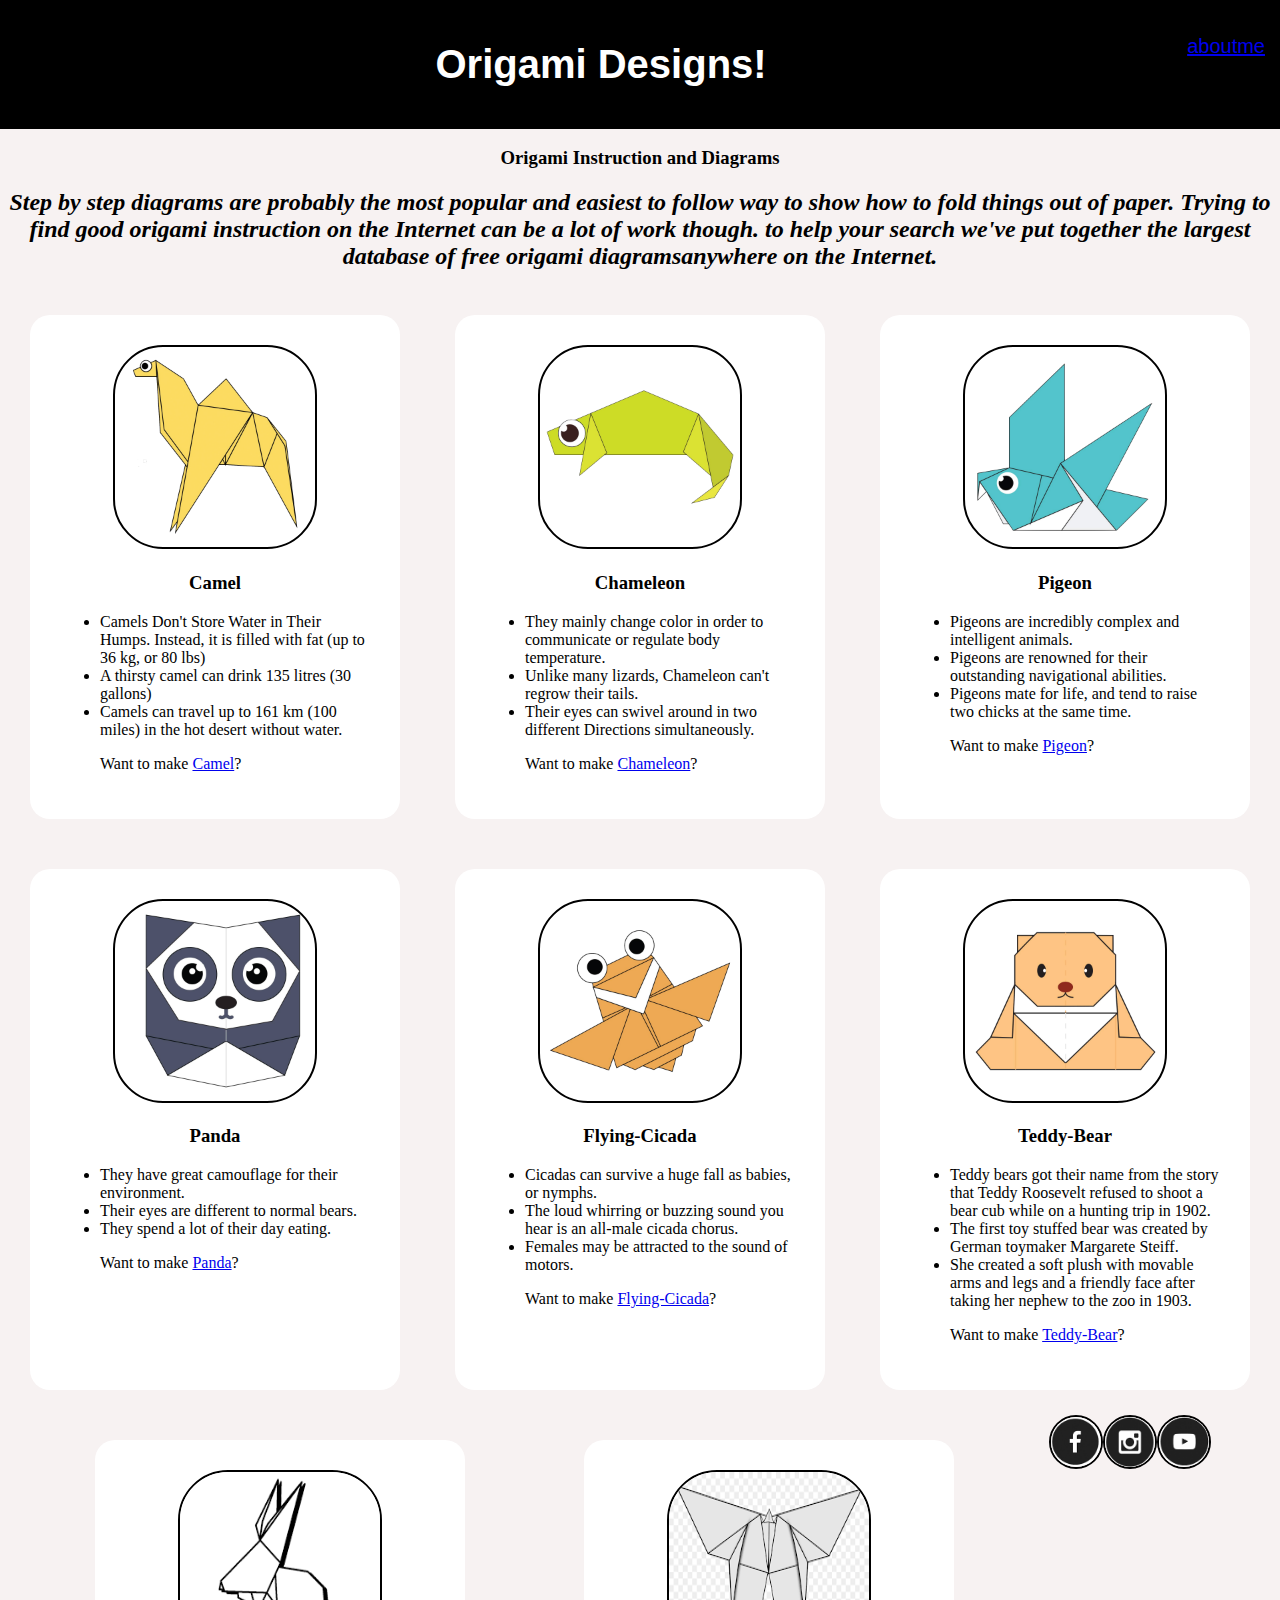
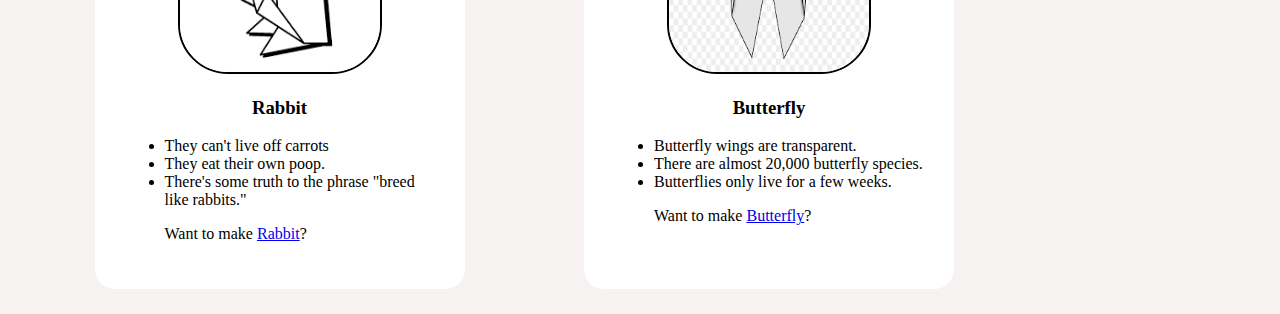
<file: index.html>
<!DOCTYPE html>
<html>
<head> 
    <center><title> Origami Designs </title></center>
    <link rel="stylesheet" type="text/css" href="style.css"/>
</head>
<body>
    <div class="header">
        <div class="menu">
            <div><a href="#"> </a></div>
    <h1> Origami Designs!</h1>
    <p> <a href="aboutme.html">aboutme</a></p>
    </div>
    </div>

    <div class="bodying">
        <center>
        <p><h3>
            Origami Instruction and Diagrams
        </p></h3>
        <h2><i>
        Step by step diagrams are probably the most popular and easiest to follow way to show how to fold things out of paper. Trying to find good origami instruction on the Internet can be a lot of work though. to help your search we've put together the largest database of free origami diagramsanywhere on the Internet.
        </i></h3>
        </center>
    </div>
    <div class="grid">
        <div class="origami">
            <center>
                <img src="camel.png" width="200px" height="200px"/>
                <h3> Camel </h3>
            </center>
    <p>
    <ul>
    <li> Camels Don't Store Water in Their Humps. Instead, it is filled with fat (up to 36 kg, or 80 lbs) </li>
    <li> A thirsty camel can drink 135 litres (30 gallons) </li>
    <li> Camels can travel up to 161 km (100 miles) in the hot desert without water.</li>
    <p> Want to make <a href="http://origami.me/camel/">Camel</a>?</p>
    </ul>
    </p>
    </div>

    <div class="origami">
        <center>
            <img src="chameleon.png" width="200px" height="200px"/> 
            <h3> Chameleon </h3>
        </center>
        <p>
    <ul>
    <li> They mainly change color in order to communicate or regulate body temperature. </li>
    <li> Unlike many lizards, Chameleon can't regrow their tails. </li>
    <li> Their eyes can swivel around in two different Directions simultaneously. </li>
    <p> Want to make <a href="http://origami.me/chameleon/">Chameleon</a>?</p>
    </ul>
        </p>
    </div>

    <div class="origami">
        <center>
            <img src="pigeon.png" width="200px" height="200px"/> 
            <h3> Pigeon </h3>
        </center>
    <p>
    <ul>
    <li> Pigeons are incredibly complex and intelligent animals. </li>
    <li> Pigeons are renowned for their outstanding navigational abilities. </li>
    <li> Pigeons mate for life, and tend to raise two chicks at the same time. </li>
    <p> Want to make <a href="http://origami.me/pigeon/">Pigeon</a>?</p>
    </ul>
    </p>
    </div>

    <div class="origami">
        <center>
            <img src="panda.png" width="200px" height="200px"/> 
            <h3> Panda </h3>
        </center>
    <p>
        <ul>
    <li> They have great camouflage for their environment. </li>
    <li> Their eyes are different to normal bears. </li>
    <li> They spend a lot of their day eating. </li>
    <p> Want to make <a href="http://origami.me/panda/">Panda</a>?</p>
        </ul>
    </p>
    </div>

    <div class="origami">
        <center> 
            <img src="cicada.png" width="200px" height="200px"/> 
            <h3>Flying-Cicada</h3>
        </center>
    <p>
        <ul>
    <li> Cicadas can survive a huge fall as babies, or nymphs. </li>
    <li> The loud whirring or buzzing sound you hear is an all-male cicada chorus. </li>
    <li> Females may be attracted to the sound of motors. </li>
    <p> Want to make <a href="http://origami.me/panda/">Flying-Cicada</a>?</p>
        </ul>
    </p>
    </div>

    <div class="origami">
        <center>
            <img src="teddy.png" width="200px" height="200px"/> 
            <h3> Teddy-Bear </h3>
        </center>
        <p>
    <ul>
    <li> Teddy bears got their name from the story that Teddy Roosevelt refused to shoot a bear cub while on a hunting trip in 1902. </li>
    <li> The first toy stuffed bear was created by German toymaker Margarete Steiff. </li>
    <li>  She created a soft plush with movable arms and legs and a friendly face after taking her nephew to the zoo in 1903. </li>
    <p> Want to make <a href="http://origami.me/teddy-bear/">Teddy-Bear</a>?</p>
    </ul>
        </p>
    </div>

    <div class="origami">
        <center>
            <img src="rabbit.png" width="200px" height="200px"/> 
            <h3> Rabbit </h3>
        </center>
    <p>
        <ul>
    <li> They can't live off carrots </li>
    <li> They eat their own poop. </li>
    <li> There's some truth to the phrase "breed like rabbits."</li>
    <p> Want to make <a href="http://origami.me/rabbit/">Rabbit</a>?</p>
    </ul>
    </p>
    </div>

    <div class="origami">
        <center>
            <img src="butterfly.png" width="200px" height="200px"/> 
            <h3> Butterfly </h3>
        </center>
        <p>
    <ul>
    <li> Butterfly wings are transparent.</li>
    <li> There are almost 20,000 butterfly species. </li>
    <li> Butterflies only live for a few weeks.</li>
    <p> Want to make <a href="http://origami.me/butterfly/">Butterfly</a>?</p>
    </ul>
    </p>
    </div>
    
    <div class="socialmedia">
    <a href="#"><img src="fb.png" width=50 height=50/></a>
    <a href="#"><img src="insta.png" width=50 height=50/></a>
    <a href="#"><img src="youtube.png" width=50 height=50/></a>
    </div>

</body>
</html>
</file>
<file: style.css>
.grid img{
    border: 2px solid #000000;
    border-radius: 50px;
}
.origami {
    border-radius: 20px;
    background-color: #ffffff;
    padding: 30px;
    margin: 25px;
    width: 310px;
    font-family: fantasy;
}
.menu{
    display: flex;
    justify-content: space-between;
    background-color: #000000;
    padding: 15px;
    font-size: 20px;
    font-family: sans-serif;
    font-weight: 400;
    color: #ffffff;
}
body{
    margin: 0px;
    background-color: #f7f2f2;
}
.grid{
   display: flex;
   flex-wrap: wrap;
   justify-content: space-evenly;
}
.socialmedia{
    display: flex;
    justify-content: flex-end;
}
</file>
